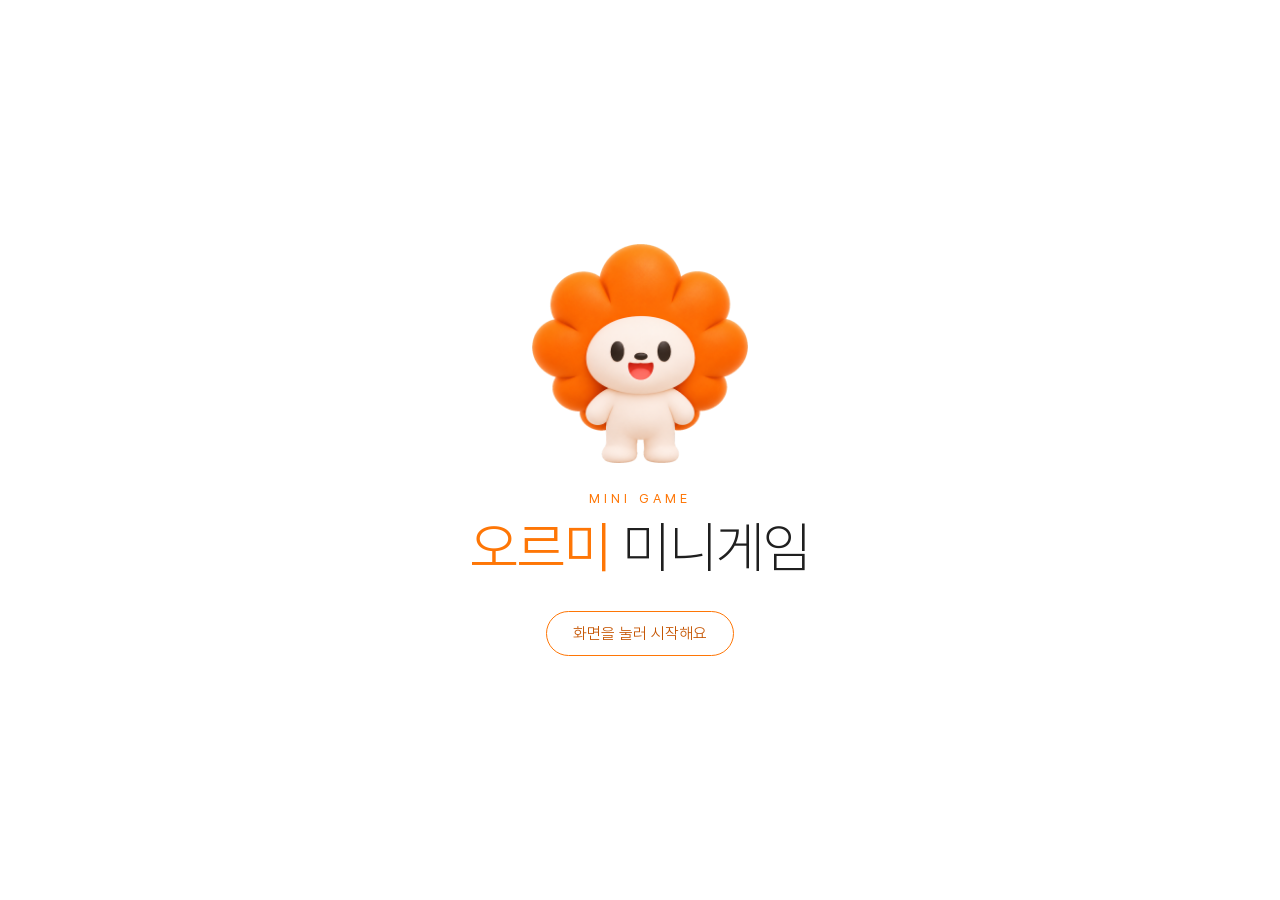
<file: index.html>
<!DOCTYPE html>
<html lang="ko">
<head>
<meta charset="utf-8">
<meta name="viewport" content="width=device-width, initial-scale=1, maximum-scale=1, user-scalable=no">
<title>오르미 미니게임</title>
<link rel="stylesheet" href="css/style.css">
</head>
<body>

<!-- 시작 페이지 -->
<section id="home" class="screen on">
  <div class="snd" aria-label="소리 설정">
    <button class="snd-btn" id="sndBgm" aria-pressed="true">
      <svg width="16" height="16" viewBox="0 0 24 24" fill="none" stroke="currentColor" stroke-width="1.6" stroke-linecap="round" stroke-linejoin="round" aria-hidden="true"><path d="M9 18V5l12-2v13"/><circle cx="6" cy="18" r="3"/><circle cx="18" cy="16" r="3"/></svg>배경음
    </button>
    <button class="snd-btn" id="sndSfx" aria-pressed="true">
      <svg width="16" height="16" viewBox="0 0 24 24" fill="none" stroke="currentColor" stroke-width="1.6" stroke-linecap="round" stroke-linejoin="round" aria-hidden="true"><path d="M11 5L6 9H2v6h4l5 4V5z"/><path d="M15.5 8.5a5 5 0 0 1 0 7"/><path d="M19 5a10 10 0 0 1 0 14"/></svg>효과음
    </button>
  </div>
 <div class="home-inner">
  <div class="home-head">
    <div class="eyebrow">MINI GAME</div>
    <h1 class="home-title"><b>오르미</b> 미니게임</h1>
    <p class="home-sub">오르미와 함께 게임을 즐겨보세요<br>게임을 이긴다면 보상이 있을지도...</p>
  </div>
  <div class="hero"><img src="images/oreumi-main.png" alt="오르미" draggable="false"></div>
  <div class="cards">
    <div class="card">
      <div class="card-top"><span class="card-no">01</span><h2 class="card-title">오르미 계단 던지기</h2></div>
      <p class="card-desc">오르미를 던져 침대가 놓인 목표 층에 안착시키세요.<br>목표 층에서 멀어질수록 일치율이 낮아져요.</p>
      <div class="gift"><i>승리 조건</i>3라운드 평균 일치율 70% 이상</div>
      <button class="btn btn-point" id="startBtn">시작하기</button>
    </div>
    <div class="card">
      <div class="card-top"><span class="card-no">02</span><h2 class="card-title">오르미 쓰다듬기</h2></div>
      <p class="card-desc">잠든 오르미를 30초 동안 최대한 많이 쓰다듬어 주세요.<br>너무 쓰다듬으면 깨버리니 조심해요.</p>
      <div class="gift"><i>승리 조건</i>깨우지 않고 30초 동안 70회 이상</div>
      <button class="btn btn-point" id="petStartBtn">시작하기</button>
    </div>
    <div class="card">
      <div class="card-top"><span class="card-no">03</span><h2 class="card-title">오르미 출근시키기</h2></div>
      <p class="card-desc">길 위에 놓인 침대의 유혹을 피해서 회사까지 무사히 출근해 주세요.</p>
      <div class="gift"><i>승리 조건</i>잠들지 않고 회사(500m)까지 도착하기</div>
      <button class="btn btn-point" id="cmStartBtn">시작하기</button>
    </div>
    <div class="card">
      <div class="card-top"><span class="card-no">04</span><h2 class="card-title">시크릿 오르미 찾기</h2></div>
      <p class="card-desc">오르미 친구들 사이에 숨은 시크릿 오르미를 시간 안에 찾아서 톡 눌러 주세요.</p>
      <div class="gift"><i>승리 조건</i>3라운드 모두 찾기</div>
      <button class="btn btn-point" id="fdStartBtn">시작하기</button>
    </div>
  </div>
 </div>
</section>

<!-- 계단 던지기 -->
<section id="game" class="screen">
  <header class="topbar">
    <button class="back" id="backBtn" aria-label="처음으로">
      <svg width="18" height="18" viewBox="0 0 24 24" fill="none" stroke="currentColor" stroke-width="1.5" stroke-linecap="round" stroke-linejoin="round"><path d="M15 18l-6-6 6-6"/></svg>
      <span>처음으로</span>
    </button>
    <div class="target"><small>목표</small><strong id="targetTxt">7층</strong></div>
    <div class="round"><span class="goal-chip">승리 조건 평균 70%</span>라운드 <b id="roundTxt">1</b> / 3</div>
  </header>
  <div class="stage" id="stage">
    <canvas id="cv"></canvas>
    <div class="hint" id="hint">오르미를 누른 채 뒤로 당겼다 놓아 던지세요</div>
    <div class="goal-pop" id="goalPop">골인!</div>

    <div class="result" id="resultCard">
      <span class="r-badge" id="rBadge">침대 골인</span>
      <div class="r-pct"><span id="rPct">0</span><em>%</em></div>
      <div class="r-label">일치율</div>
      <div class="r-floors">
        <div><small>목표 층</small><b id="rTarget">7층</b></div>
        <div><small>착지 층</small><b id="rLand">5층</b></div>
      </div>
      <button class="btn btn-point" id="nextBtn">다음 라운드</button>
    </div>

    <div class="result" id="finalCard">
      <span class="r-badge" id="fBadge">최종 결과</span>
      <div class="r-pct"><span id="fPct">0</span><em>%</em></div>
      <div class="r-label">평균 일치율</div>
      <div class="r-goal" id="fGoal"></div>
      <ul class="r-list" id="fList"></ul>
      <div class="r-actions">
        <button class="btn btn-point" id="againBtn">다시 하기</button>
        <button class="btn btn-line" id="homeBtn">처음으로</button>
      </div>
    </div>
  </div>
</section>

<!-- 쓰담쓰담 오르미 -->
<section id="pet" class="screen">
  <header class="topbar">
    <button class="back" id="petBack" aria-label="처음으로">
      <svg width="18" height="18" viewBox="0 0 24 24" fill="none" stroke="currentColor" stroke-width="1.5" stroke-linecap="round" stroke-linejoin="round"><path d="M15 18l-6-6 6-6"/></svg>
      <span>처음으로</span>
    </button>
    <div class="pill" id="petPill"><small>쓰다듬기</small><strong id="petCount">0</strong><span>회</span><em>/ 70</em></div>
    <div class="clock" id="clock"><b id="petTime">30.0</b> 초</div>
  </header>
  <div class="timebar"><i id="petBar"></i></div>
  <div class="pet-stage" id="petStage">
    <div class="pet-wrap" id="petWrap">
      <div class="pet-shadow"></div>
      <div class="pet-body" id="petBody">
        <img id="petSleep" src="images/judeong-sleep.png" alt="자고 있는 오르미" draggable="false">
        <img id="petAwake" src="images/oreumi-main.png" alt="깬 오르미" draggable="false">
        <div class="bubble" id="bubble"></div>
      </div>
      <div class="mark" id="mark">!?</div>
      <div class="talk" id="talk">으음…</div>
    </div>
    <div class="hint" id="petHint">오르미를 누른 채 문질러 쓰다듬어 주세요</div>

    <div class="result" id="petResult">
      <span class="r-badge" id="pBadge">성공</span>
      <div class="r-pct"><span id="pCount">0</span><em>회</em></div>
      <div class="r-label" id="pLabel">쓰다듬은 횟수</div>
      <div class="r-goal" id="pGoal"></div>
      <div class="r-floors">
        <div><small id="pLeftLabel">남은 시간</small><b id="pLeft">0초</b></div>
        <div><small>최고 기록</small><b id="pBest">0회</b></div>
      </div>
      <div class="r-actions" style="margin-top:0">
        <button class="btn btn-point" id="petAgain">다시 하기</button>
        <button class="btn btn-line" id="petHome">처음으로</button>
      </div>
    </div>
  </div>
</section>

<!-- 출근길 오르미 -->
<section id="commute" class="screen">
  <header class="topbar">
    <button class="back" id="cmBack" aria-label="처음으로">
      <svg width="18" height="18" viewBox="0 0 24 24" fill="none" stroke="currentColor" stroke-width="1.5" stroke-linecap="round" stroke-linejoin="round"><path d="M15 18l-6-6 6-6"/></svg>
      <span>처음으로</span>
    </button>
    <div class="pill" id="cmPill"><small>회사까지</small><strong id="cmLeft">500</strong><span>m</span></div>
    <div class="drowsy" id="cmDrowsy"><small>졸음</small><i></i><i></i><i></i></div>
  </header>
  <div class="timebar"><i id="cmBar" style="transform:scaleX(0)"></i></div>
  <div class="cm-stage" id="cmStage">
    <canvas id="cmCv"></canvas>

    <aside class="cm-side" id="cmLeftPanel">
      <div class="cm-panel">
        <b>조작 방법</b>
        <div class="cm-row"><span class="key">←</span><span class="key">→</span><em>키보드</em></div>
        <div class="cm-row"><span class="tap"><i></i><i></i></span><em>화면 왼쪽 · 오른쪽 터치</em></div>
        <div class="cm-legend">
          <div><i>피해요</i>침대 · 베개 · 이불 · 소파</div>
          <div class="cm-logo-row"><i>먹어요</i><img src="images/oreum-logo.png" alt="">오름 로고 (졸음 -1)</div>
        </div>
      </div>
      <div class="cm-panel cm-drowsy-card" id="cmDrowsyCard">
        <b>졸음</b>
        <div class="zz" id="cmZz"><i>Z</i><i>Z</i><i>Z</i></div>
        <p id="cmDrowsyTxt">3번 부딪히면 잠들어요</p>
      </div>
    </aside>
    <aside class="cm-side" id="cmRightPanel">
      <div class="cm-track">
        <div class="cm-end">
          <svg width="26" height="26" viewBox="0 0 24 24" fill="none" stroke="currentColor" stroke-width="1.5" stroke-linecap="round" stroke-linejoin="round" aria-hidden="true"><path d="M4 21V5a1 1 0 0 1 1-1h9a1 1 0 0 1 1 1v16"/><path d="M15 10h4a1 1 0 0 1 1 1v10"/><path d="M3 21h18"/><path d="M8 8h3M8 12h3M8 16h3"/></svg>
          회사 500m
        </div>
        <div class="cm-rail"><div class="cm-fill" id="cmFill"></div>
          <div class="cm-marker" id="cmMarker"><img src="images/oreumi-main.png" alt=""><span id="cmMarkerTxt">0m</span></div>
        </div>
        <div class="cm-end">집 0m</div>
      </div>
    </aside>

    <div class="cm-count" id="cmCount">3</div>
    <div class="cm-banner" id="cmBanner"></div>
    <div class="hint" id="cmHint">← → 키 또는 화면 왼쪽·오른쪽을 눌러 길을 바꿔요</div>

    <div class="result" id="cmResult">
      <span class="r-badge" id="cmBadge">출근 성공</span>
      <div class="r-pct" id="cmBig">0<em>초</em></div>
      <div class="r-label" id="cmLabel">회사까지 걸린 시간</div>
      <div class="r-goal" id="cmNote"></div>
      <div class="r-floors">
        <div><small id="cmL1">부딪힌 횟수</small><b id="cmV1">0번</b></div>
        <div><small id="cmL2">모은 오름</small><b id="cmV2">0개</b></div>
      </div>
      <div class="r-actions" style="margin-top:0">
        <button class="btn btn-point" id="cmAgain">다시 하기</button>
        <button class="btn btn-line" id="cmHome">처음으로</button>
      </div>
    </div>
  </div>
</section>

<!-- 시크릿 오르미 찾기 -->
<section id="find" class="screen">
  <header class="topbar fd-top">
    <button class="back" id="fdBack" aria-label="처음으로">
      <svg width="18" height="18" viewBox="0 0 24 24" fill="none" stroke="currentColor" stroke-width="1.5" stroke-linecap="round" stroke-linejoin="round"><path d="M15 18l-6-6 6-6"/></svg>
      <span>처음으로</span>
    </button>
    <div class="fd-mission">
      <span class="fd-sil"><img src="images/find/secret.png" alt="찾아야 할 오르미 실루엣"></span>
      <span class="fd-mtext"><small>MISSION</small><b>이 오르미를 찾아요</b></span>
    </div>
    <div class="fd-right">
      <div class="fd-round"><small>라운드</small><strong id="fdRound">1</strong><span>/ 3</span><div class="fd-dots" id="fdDots"></div></div>
      <div class="clock" id="fdClock"><b id="fdSec">20</b> 초</div>
    </div>
  </header>
  <div class="timebar"><i id="fdBar"></i></div>
  <div class="fd-stage" id="fdStage">
    <div class="fd-inner" id="fdInner"></div>
    <div class="fd-toast" id="fdToast"></div>
    <div class="fd-card" id="fdCard"><p class="rd"></p><p class="tt"></p><p class="ds"></p></div>

    <div class="result" id="fdResult">
      <span class="r-badge" id="fdBadge">결과</span>
      <div class="r-pct"><span id="fdCount">0</span><em>/ 3</em></div>
      <div class="r-label">찾은 시크릿 오르미</div>
      <div class="r-goal" id="fdNote"></div>
      <div class="r-floors">
        <div><small>찾는 데 걸린 시간</small><b id="fdTime">-</b></div>
        <div><small>최고 기록</small><b id="fdBest">-</b></div>
      </div>
      <div class="r-actions" style="margin-top:0">
        <button class="btn btn-point" id="fdAgain">다시 하기</button>
        <button class="btn btn-line" id="fdHome">처음으로</button>
      </div>
    </div>
  </div>
</section>

<!-- 첫 진입 화면: 브라우저는 한 번 눌러야 소리를 허락하므로, 누르는 순간 배경음이 시작됨 -->
<div class="splash" id="splash" role="button" tabindex="0" aria-label="화면을 눌러 시작하기">
  <img src="images/oreumi-main.png" alt="">
  <p class="splash-eyebrow">MINI GAME</p>
  <h1 class="splash-title"><b>오르미</b> 미니게임</h1>
  <p class="splash-tap">화면을 눌러 시작해요</p>
</div>

<!-- 게임 방법 모달 -->
<div class="howto" id="howto" role="dialog" aria-modal="true" aria-labelledby="howtoTitle">
  <div class="howto-card">
    <div class="howto-media">
      <div class="howto-video">
        <video id="howtoVideo" muted loop playsinline autoplay preload="auto" disablepictureinpicture aria-label="플레이 영상"></video>
        <img class="howto-sil" id="howtoSil" alt="찾아야 할 오르미 실루엣" hidden>
        <span class="howto-vtag" id="howtoVtag"><svg width="10" height="10" viewBox="0 0 10 10" aria-hidden="true"><path d="M2 1.2v7.6L8.6 5z" fill="#FE7606"/></svg>플레이 영상</span>
        <span class="howto-mtag" id="howtoMtag" hidden><small>MISSION</small>이 실루엣의 오르미를 찾아요</span>
      </div>
    </div>
    <div class="howto-body">
      <span class="r-badge">게임 방법</span>
      <h2 class="howto-title"><span class="card-no" id="howtoNo">01</span><span id="howtoTitle">게임</span></h2>
      <div class="howto-mission">
        <img class="howto-img" id="howtoImg" alt="찾아야 할 오르미" hidden>
        <p class="howto-note" id="howtoNote" hidden></p>
      </div>
      <ol class="how howto-steps" id="howtoSteps"></ol>
      <div class="gift"><i>승리 조건</i><span id="howtoWin"></span></div>
      <div class="howto-actions">
        <button class="btn btn-point" id="howtoGo">시작하기</button>
        <button class="howto-exit" id="howtoExit">처음으로</button>
      </div>
    </div>
  </div>
</div>

<script src="js/sound.js"></script>
<script src="js/howto.js"></script>
<script src="js/stairs.js"></script>
<script src="js/pet.js"></script>
<script src="js/commute.js"></script>
<script src="js/find.js"></script>
</body>
</html>
</file>
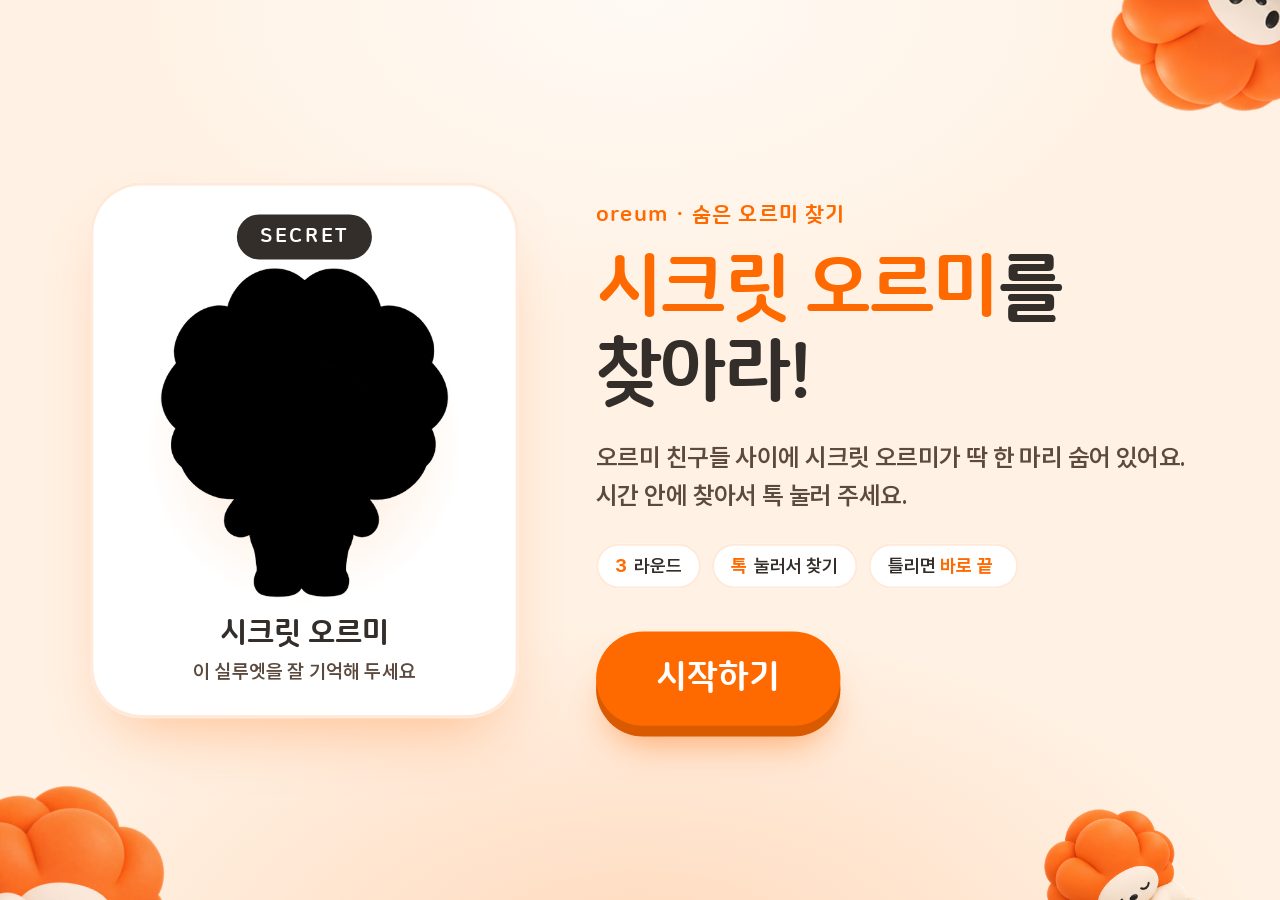
<file: find/index.html>
<!DOCTYPE html>
<html lang="ko">
<head>
<meta charset="utf-8">
<meta name="viewport" content="width=device-width, initial-scale=1, maximum-scale=1, user-scalable=no, viewport-fit=cover">
<meta name="apple-mobile-web-app-capable" content="yes">
<meta name="mobile-web-app-capable" content="yes">
<meta name="apple-mobile-web-app-status-bar-style" content="default">
<meta name="apple-mobile-web-app-title" content="시크릿 오르미">
<meta name="theme-color" content="#FFF1E3">
<title>시크릿 오르미를 찾아라</title>
<link rel="apple-touch-icon" href="assets/secret.png">
<link rel="preload" as="image" href="assets/secret.png">
<style>
@font-face { font-family: "NanumSquareRound"; font-weight: 700; font-display: swap; src: url("fonts/NanumSquareRoundB.woff2") format("woff2"); }
@font-face { font-family: "NanumSquareRound"; font-weight: 800 900; font-display: swap; src: url("fonts/NanumSquareRoundEB.woff2") format("woff2"); }
@font-face { font-family: "Pretendard"; font-weight: 600; font-display: swap; src: url("fonts/Pretendard-SemiBold.woff2") format("woff2"); }
@font-face { font-family: "Pretendard"; font-weight: 700; font-display: swap; src: url("fonts/Pretendard-Bold.woff2") format("woff2"); }

:root {
  --orange: #FF6A00;
  --orange-soft: #FF964C;
  --peach: #FFE9D9;
  --cream: #FFF1E3;
  --ink: #332E2A;
  --ink-soft: #5C4A3E;
  --font-round: "NanumSquareRound", "Pretendard", "Apple SD Gothic Neo", sans-serif;
  --font-kr: "Pretendard", "Apple SD Gothic Neo", "Noto Sans KR", sans-serif;
}
* { box-sizing: border-box; margin: 0; padding: 0; }
html, body {
  position: fixed; inset: 0; overflow: hidden;
  background: var(--cream);
  overscroll-behavior: none;
  touch-action: none;
  -webkit-user-select: none; user-select: none;
  -webkit-touch-callout: none;
  -webkit-tap-highlight-color: transparent;
}
body { font-family: var(--font-kr); color: var(--ink); font-weight: 600; }
img { -webkit-user-drag: none; pointer-events: none; display: block; }
button { font: inherit; color: inherit; border: 0; background: none; cursor: pointer; touch-action: manipulation; }

/* 무대: 아이패드 11인치 가로(1194×834)를 기준 좌표로 쓰고, 창 크기에 맞춰 통째로 확대·축소한다 */
#stage {
  position: absolute; left: 0; top: 0;
  width: 1194px; height: 834px;
  transform-origin: 0 0;
  overflow: hidden;
  background:
    radial-gradient(ellipse 70% 55% at 50% 108%, #FFD9BC 0%, rgba(255, 217, 188, 0) 70%),
    radial-gradient(ellipse 60% 50% at 50% 0%, #FFFAF4 0%, rgba(255, 250, 244, 0) 75%),
    var(--cream);
}
.screen { position: absolute; inset: 0; display: none; }
.screen.on { display: block; }

/* ---------- 시작 화면 ---------- */
#start { display: none; align-items: center; justify-content: center; gap: 72px; padding: 0 84px; }
#start.on { display: flex; }
.wanted {
  position: relative; flex: 0 0 400px; height: 500px;
  border-radius: 48px; background: #fff;
  box-shadow: 0 30px 60px -24px rgba(255, 106, 0, .38), 0 0 0 3px var(--peach) inset;
  display: flex; flex-direction: column; align-items: center; justify-content: flex-end;
  padding-bottom: 34px;
}
.wanted::before {
  content: ""; position: absolute; left: 50%; top: 96px; width: 300px; height: 300px;
  margin-left: -150px; border-radius: 50%;
  background: radial-gradient(circle, #FFE3CC 0%, rgba(255, 227, 204, 0) 70%);
}
.wanted .tag {
  position: absolute; top: 30px; left: 50%; transform: translateX(-50%);
  white-space: nowrap; padding: 10px 22px; border-radius: 99px;
  background: var(--ink); color: #fff;
  font-family: var(--font-round); font-weight: 800; font-size: 19px; letter-spacing: .08em;
}
.wanted img { position: relative; width: 268px; animation: bob 2.6s ease-in-out infinite; filter: brightness(0); }
.wanted .name { position: relative; margin-top: 18px; font-family: var(--font-round); font-weight: 800; font-size: 28px; }
.wanted .clue { position: relative; margin-top: 8px; font-size: 18px; color: var(--ink-soft); }
.intro { flex: 1 1 auto; max-width: 560px; }
.intro .eyebrow { font-family: var(--font-round); font-weight: 800; font-size: 20px; color: var(--orange); letter-spacing: .04em; }
.intro h1 { margin-top: 14px; font-family: var(--font-round); font-weight: 800; font-size: 68px; line-height: 1.16; letter-spacing: -.03em; }
.intro h1 em { font-style: normal; color: var(--orange); }
.intro p { margin-top: 22px; font-size: 23px; line-height: 1.55; color: var(--ink-soft); word-break: keep-all; }
.steps { margin-top: 26px; display: flex; gap: 10px; list-style: none; }
.steps li { padding: 11px 18px; border-radius: 99px; background: #fff; box-shadow: 0 0 0 2px var(--peach) inset; font-size: 17px; white-space: nowrap; }
.steps b { color: var(--orange); font-weight: 700; margin-right: 6px; }
.btn {
  display: inline-flex; align-items: center; justify-content: center;
  height: 88px; padding: 0 56px; border-radius: 99px;
  background: var(--orange); color: #fff;
  font-family: var(--font-round); font-weight: 800; font-size: 32px;
  box-shadow: 0 10px 0 #D95A00, 0 26px 34px -12px rgba(255, 106, 0, .55);
  transition: transform .08s, box-shadow .08s;
}
.btn:active { transform: translateY(8px); box-shadow: 0 2px 0 #D95A00, 0 10px 18px -10px rgba(255, 106, 0, .55); }
.intro .btn { margin-top: 40px; animation: nudge 1.8s ease-in-out infinite; }
.intro .btn:active { animation: none; }
.peek { position: absolute; opacity: .95; }
.peek.a { width: 210px; left: -46px; bottom: -34px; transform: rotate(14deg); }
.peek.b { width: 190px; right: -30px; top: -40px; transform: rotate(-160deg); }
.peek.c { width: 150px; right: 70px; bottom: -22px; }

/* ---------- 게임 화면 ---------- */
#hud {
  position: absolute; left: 0; right: 0; top: 0; height: 96px; z-index: 5000;
  display: flex; align-items: center; gap: 18px; padding: 0 28px;
  background: linear-gradient(#FFF6EC 62%, rgba(255, 246, 236, 0));
  pointer-events: none;
}
.pill {
  height: 52px; padding: 0 22px; border-radius: 99px; background: #fff;
  box-shadow: 0 0 0 2px var(--peach) inset;
  display: flex; align-items: center; gap: 10px;
  font-family: var(--font-round); font-weight: 800; font-size: 20px; white-space: nowrap;
}
.pill small { font-size: 15px; color: var(--orange); letter-spacing: .08em; }
.dots { display: flex; gap: 6px; }
.dots i { width: 12px; height: 12px; border-radius: 50%; background: var(--peach); }
.dots i.now { background: var(--orange); }
.dots i.ok { background: var(--ink); }
.dots i.miss { background: #D9CDC3; }
.mission { flex: 1; display: flex; align-items: center; justify-content: center; gap: 12px; font-family: var(--font-round); font-weight: 800; font-size: 24px; }
.mission img { width: 54px; height: 62px; object-fit: contain; }
.mission em { font-style: normal; color: var(--orange); }
.timer { min-width: 132px; justify-content: center; font-variant-numeric: tabular-nums; }
.timer b { font-size: 26px; }
.timer.low { background: var(--orange); color: #fff; box-shadow: none; animation: beat .5s ease-in-out infinite; }
.timer.low small { color: #fff; }
#home { pointer-events: auto; width: 52px; height: 52px; border-radius: 50%; background: #fff; box-shadow: 0 0 0 2px var(--peach) inset; display: grid; place-items: center; }
#home svg { width: 24px; height: 24px; }
#bar { position: absolute; left: 28px; right: 28px; top: 84px; height: 8px; border-radius: 99px; background: var(--peach); overflow: hidden; z-index: 5001; }
#bar i { display: block; height: 100%; width: 100%; border-radius: 99px; background: var(--orange); transform-origin: 0 50%; }

#field { position: absolute; inset: 0; }
.sp { position: absolute; will-change: transform; }
.sp::before {
  content: ""; position: absolute; left: 12%; right: 12%; bottom: -5%; height: 16%;
  border-radius: 50%; background: radial-gradient(ellipse, rgba(170, 84, 20, .26) 0%, rgba(170, 84, 20, 0) 70%);
}
.sp .fl { position: absolute; inset: 0; }
.sp.flip .fl { transform: scaleX(-1); }
.sp img { width: 100%; height: 100%; animation: bob var(--dur, 2.8s) ease-in-out var(--delay, 0s) infinite; }
.sp.pop { animation: pop .5s cubic-bezier(.3, 1.5, .5, 1) var(--in, 0s) backwards; }
.sp.no { animation: shake .42s ease-in-out; }
#field.done .sp { transition: opacity .4s, filter .4s; opacity: .22; filter: grayscale(.5); }
#field.done .sp img { animation-play-state: paused; }
#field.done .sp.target { opacity: 1; filter: none; z-index: 4000 !important; transition: transform .6s cubic-bezier(.3, 1.5, .5, 1); transform: scale(1.5); }
#field.done .sp.target img { animation: bob .7s ease-in-out infinite; }
.ring {
  position: absolute; z-index: 3999; border-radius: 50%; pointer-events: none;
  background: radial-gradient(circle, rgba(255, 255, 255, .95) 0%, rgba(255, 233, 217, .9) 45%, rgba(255, 233, 217, 0) 70%);
  animation: ring 1.6s ease-out infinite;
}
.bit { position: absolute; z-index: 4500; width: 14px; height: 14px; border-radius: 4px; pointer-events: none; animation: burst .9s cubic-bezier(.1, .7, .3, 1) forwards; }
.float { position: absolute; z-index: 4600; pointer-events: none; transform: translate(-50%, -100%); padding: 8px 16px; border-radius: 99px; background: var(--ink); color: #fff; font-family: var(--font-round); font-weight: 800; font-size: 20px; white-space: nowrap; animation: rise .9s ease-out forwards; }

#toast {
  position: absolute; left: 50%; bottom: 44px; z-index: 5100; transform: translateX(-50%) translateY(30px);
  padding: 20px 40px; border-radius: 99px; background: var(--ink); color: #fff;
  font-family: var(--font-round); font-weight: 800; font-size: 30px; white-space: nowrap;
  opacity: 0; transition: opacity .3s, transform .4s cubic-bezier(.3, 1.5, .5, 1); pointer-events: none;
}
#toast.on { opacity: 1; transform: translateX(-50%); }
#toast em { font-style: normal; color: var(--orange-soft); }

#card { position: absolute; inset: 0; z-index: 5200; display: none; align-items: center; justify-content: center; flex-direction: column; background: rgba(255, 241, 227, .92); }
#card.on { display: flex; animation: fade .25s ease-out; }
#card .rd { font-family: var(--font-round); font-weight: 800; font-size: 26px; color: var(--orange); letter-spacing: .14em; }
#card .tt { margin-top: 12px; font-family: var(--font-round); font-weight: 800; font-size: 60px; letter-spacing: -.02em; animation: pop .5s cubic-bezier(.3, 1.5, .5, 1) backwards; }
#card .ds { margin-top: 14px; font-size: 24px; color: var(--ink-soft); }

/* ---------- 결과 화면 ---------- */
#result { display: none; flex-direction: column; align-items: center; justify-content: center; text-align: center; }
#result.on { display: flex; }
#result .hero { width: 220px; animation: bob 2.2s ease-in-out infinite; }
#result h2 { margin-top: 20px; font-family: var(--font-round); font-weight: 800; font-size: 58px; letter-spacing: -.03em; }
#result h2 em { font-style: normal; color: var(--orange); }
#result .sub { margin-top: 12px; font-size: 24px; color: var(--ink-soft); }
.stats { margin-top: 30px; display: flex; gap: 16px; }
.stat { min-width: 210px; padding: 20px 28px; border-radius: 28px; background: #fff; box-shadow: 0 0 0 2px var(--peach) inset; }
.stat span { display: block; font-size: 17px; color: var(--ink-soft); }
.stat b { display: block; margin-top: 4px; font-family: var(--font-round); font-weight: 800; font-size: 40px; font-variant-numeric: tabular-nums; }
.stat b small { font-size: 22px; margin-left: 2px; }
#result .btn { margin-top: 38px; }
#result .auto { margin-top: 24px; font-size: 17px; color: #A8998D; font-variant-numeric: tabular-nums; }

#rotate { position: fixed; inset: 0; z-index: 9999; display: none; align-items: center; justify-content: center; flex-direction: column; gap: 18px; background: var(--cream); font-family: var(--font-round); font-weight: 800; font-size: 22px; text-align: center; }
#rotate img { width: 150px; }
@media (orientation: portrait) { #rotate { display: flex; } }

@keyframes bob { 0%, 100% { transform: translateY(0); } 50% { transform: translateY(-5px); } }
@keyframes pop { from { transform: scale(0); } }
@keyframes shake { 0%, 100% { transform: translateX(0); } 20% { transform: translateX(-9px) rotate(-4deg); } 40% { transform: translateX(8px) rotate(4deg); } 60% { transform: translateX(-6px) rotate(-2deg); } 80% { transform: translateX(4px); } }
@keyframes nudge { 0%, 100% { transform: scale(1); } 50% { transform: scale(1.04); } }
@keyframes beat { 0%, 100% { transform: scale(1); } 50% { transform: scale(1.06); } }
@keyframes ring { 0% { transform: scale(.7); opacity: 1; } 100% { transform: scale(1.25); opacity: .55; } }
@keyframes burst { to { transform: translate(var(--dx), var(--dy)) rotate(var(--rot)); opacity: 0; } }
@keyframes rise { 0% { opacity: 0; margin-top: 10px; } 20% { opacity: 1; margin-top: 0; } 100% { opacity: 0; margin-top: -40px; } }
@keyframes fade { from { opacity: 0; } }
@media (prefers-reduced-motion: reduce) { .sp img, .wanted img, #result .hero, .intro .btn { animation: none; } }
</style>
</head>
<body>

<div id="stage">

  <section class="screen on" id="start">
    <img class="peek a" src="assets/oreumi-6.png" alt="">
    <img class="peek b" src="assets/oreumi-7.png" alt="">
    <img class="peek c" src="assets/oreumi-5.png" alt="">
    <div class="wanted">
      <span class="tag">SECRET</span>
      <img src="assets/secret.png" alt="시크릿 오르미 실루엣">
      <p class="name">시크릿 오르미</p>
      <p class="clue">이 실루엣을 잘 기억해 두세요</p>
    </div>
    <div class="intro">
      <p class="eyebrow">oreum · 숨은 오르미 찾기</p>
      <h1><em>시크릿 오르미</em>를<br>찾아라!</h1>
      <p>오르미 친구들 사이에 시크릿 오르미가 딱 한 마리 숨어 있어요. 시간 안에 찾아서 톡 눌러 주세요.</p>
      <ul class="steps">
        <li><b>3</b>라운드</li>
        <li><b>톡</b>눌러서 찾기</li>
        <li>틀리면 <b>바로 끝</b></li>
      </ul>
      <button class="btn" id="btnStart">시작하기</button>
    </div>
  </section>

  <section class="screen" id="game">
    <div id="field"></div>
    <div id="hud">
      <div class="pill"><small>ROUND</small><span id="roundNo">1</span><div class="dots" id="dots"></div></div>
      <div class="mission"><img src="assets/secret.png" alt=""><span><em>시크릿 오르미</em>를 찾아 주세요</span></div>
      <div class="pill timer" id="timer"><small>남은 시간</small><b id="sec">20</b></div>
      <button id="home" aria-label="처음으로"><svg viewBox="0 0 24 24" fill="none" stroke="#332E2A" stroke-width="2.4" stroke-linecap="round" stroke-linejoin="round"><path d="M4 11l8-7 8 7"/><path d="M6 10v9h12v-9"/></svg></button>
    </div>
    <div id="bar"><i></i></div>
    <div id="toast"></div>
    <div id="card"><p class="rd"></p><p class="tt"></p><p class="ds"></p></div>
  </section>

  <section class="screen" id="result">
    <img class="hero" id="resHero" src="assets/oreumi-4.png" alt="">
    <h2 id="resTitle"></h2>
    <p class="sub" id="resSub"></p>
    <div class="stats">
      <div class="stat"><span>찾은 시크릿 오르미</span><b id="resFound"></b></div>
      <div class="stat"><span>찾는 데 걸린 시간</span><b id="resTime"></b></div>
    </div>
    <button class="btn" id="btnAgain">다시 하기</button>
    <p class="auto" id="resAuto"></p>
  </section>

</div>

<div id="rotate"><img src="assets/oreumi-8.png" alt=""><p>아이패드를 가로로 돌려 주세요</p></div>

<script>
(function () {
  'use strict';

  // 캐릭터별 크기와 32×32 불투명 마스크(행마다 16진수 8자리). k는 갈기 크기를 서로 맞추기 위한 너비 보정값.
  var ART = {
    'oreumi-1': { w: 255, h: 262, k: 1.00, mask: '[base64]' },
    'oreumi-2': { w: 270, h: 270, k: 1.00, mask: '[base64]' },
    'oreumi-3': { w: 208, h: 221, k: 0.98, mask: '[base64]' },
    'oreumi-4': { w: 455, h: 520, k: 1.04, mask: '[base64]' },
    'oreumi-5': { w: 520, h: 370, k: 1.25, mask: '[base64]' },
    'oreumi-6': { w: 520, h: 348, k: 1.14, mask: '[base64]' },
    'oreumi-7': { w: 262, h: 205, k: 1.10, mask: '[base64]' },
    'oreumi-8': { w: 294, h: 209, k: 1.25, mask: '[base64]' },
    'secret':   { w: 455, h: 520, k: 1.00, mask: '[base64]' }
  };
  var NORMAL = Object.keys(ART).filter(function (n) { return n !== 'secret'; });
  Object.keys(ART).forEach(function (n) {
    var a = ART[n], rows = [];
    for (var i = 0; i < 32; i++) rows.push(parseInt(a.mask.substr(i * 8, 8), 16));
    a.rows = rows;
    new Image().src = 'assets/' + n + '.png';
  });

  // 라운드 구성: 뒤로 갈수록 오르미가 많아지고 작아진다. t는 제한 시간(초).
  var ROUNDS = [
    { cols: 6,  rows: 3, base: 176, t: 20, title: '몸풀기',       desc: '오르미 18마리 사이에 숨었어요' },
    { cols: 9,  rows: 4, base: 146, t: 10, title: '조금 더 북적', desc: '오르미 36마리 사이에 숨었어요' },
    { cols: 11, rows: 5, base: 122, t: 5,  title: '마지막 도전',  desc: '오르미 55마리 사이에 숨었어요' }
  ];
  // LOW_AT: 남은 시간이 이만큼 이하면 타이머가 주황색으로 뛰고 초마다 째깍 소리가 난다.
  var LOW_AT = 3, HUD_H = 100, IDLE_RESET = 30;

  var $ = function (id) { return document.getElementById(id); };
  var stage = $('stage'), field = $('field'), toast = $('toast'), card = $('card');
  var W = 1194, H = 834, scale = 1;
  var state = 'start', round = 0, sprites = [], target = null;
  var deadline = 0, total = 0, startedAt = 0, raf = 0, results = [], timers = [], autoTimer = 0;

  // 가로 1194를 기준으로 화면을 꽉 채운다. 사파리 주소창 등으로 세로가 줄면 무대 높이(H)만 줄어든다.
  function fit() {
    var vw = window.innerWidth, vh = window.innerHeight;
    W = 1194; scale = vw / W; H = vh / scale;
    if (H < 700) { H = 700; scale = vh / H; W = vw / scale; }
    stage.style.width = W + 'px';
    stage.style.height = H + 'px';
    stage.style.transform = 'scale(' + scale + ')';
    sprites.forEach(place);
  }
  // 캐릭터 위치는 무대 비율(u, v)로 기억해 두었다가, 창 크기가 바뀌면 같은 비율로 다시 놓는다.
  function place(s) {
    var fy = HUD_H + s.v * (H - 26 - HUD_H);
    var cx = Math.max(s.w / 2 + 6, Math.min(W - s.w / 2 - 6, s.u * W));
    fy = Math.max(HUD_H - 6 + s.h, Math.min(H - 12, fy));
    s.x = cx - s.w / 2; s.y = fy - s.h;
    s.el.style.left = s.x.toFixed(1) + 'px';
    s.el.style.top = s.y.toFixed(1) + 'px';
  }
  window.addEventListener('resize', fit);
  window.addEventListener('orientationchange', function () { setTimeout(fit, 200); });
  fit();

  function later(fn, ms) { var id = setTimeout(fn, ms); timers.push(id); return id; }
  function clearTimers() { timers.forEach(clearTimeout); timers = []; cancelAnimationFrame(raf); clearInterval(autoTimer); }
  function rand(a, b) { return a + Math.random() * (b - a); }
  function shuffle(arr) {
    for (var i = arr.length - 1; i > 0; i--) { var j = Math.floor(Math.random() * (i + 1)); var t = arr[i]; arr[i] = arr[j]; arr[j] = t; }
    return arr;
  }
  function show(id) {
    ['start', 'game', 'result'].forEach(function (s) { $(s).classList.toggle('on', s === id); });
  }

  // ---------- 효과음 (첫 터치 때 오디오가 열린다) ----------
  var actx = null;
  function tone(freq, at, dur, type, vol) {
    if (!actx) return;
    var o = actx.createOscillator(), g = actx.createGain(), t = actx.currentTime + at;
    o.type = type || 'sine'; o.frequency.setValueAtTime(freq, t);
    g.gain.setValueAtTime(0, t);
    g.gain.linearRampToValueAtTime(vol || 0.16, t + 0.015);
    g.gain.exponentialRampToValueAtTime(0.001, t + dur);
    o.connect(g); g.connect(actx.destination); o.start(t); o.stop(t + dur + 0.02);
  }
  function unlockAudio() {
    try {
      if (!actx) { var AC = window.AudioContext || window.webkitAudioContext; if (AC) actx = new AC(); }
      if (actx && actx.state === 'suspended') actx.resume();
    } catch (e) { actx = null; }
  }
  var sfx = {
    tap:  function () { tone(520, 0, 0.09, 'triangle'); },
    no:   function () { tone(220, 0, 0.14, 'square', 0.07); tone(170, 0.1, 0.18, 'square', 0.07); },
    yes:  function () { [523, 659, 784, 1047].forEach(function (f, i) { tone(f, i * 0.09, 0.26, 'triangle'); }); },
    miss: function () { tone(392, 0, 0.22, 'sine'); tone(294, 0.2, 0.4, 'sine'); },
    tick: function () { tone(880, 0, 0.06, 'sine', 0.08); }
  };

  // ---------- 라운드 ----------
  function startGame() {
    clearTimers();
    results = []; round = 0;
    show('game');
    introRound();
  }

  function introRound() {
    var cfg = ROUNDS[round];
    state = 'intro';
    field.innerHTML = ''; sprites = []; field.classList.remove('done');
    toast.classList.remove('on');
    $('roundNo').textContent = (round + 1) + ' / ' + ROUNDS.length;
    $('dots').innerHTML = ROUNDS.map(function (_, i) {
      var c = i < round ? (results[i].found ? 'ok' : 'miss') : (i === round ? 'now' : '');
      return '<i class="' + c + '"></i>';
    }).join('');
    setClock(cfg.t, cfg.t);
    card.querySelector('.rd').textContent = 'ROUND ' + (round + 1);
    card.querySelector('.tt').textContent = cfg.title;
    card.querySelector('.ds').textContent = cfg.desc;
    card.classList.add('on');
    later(function () {
      card.classList.remove('on');
      build(cfg);
      later(function () {
        state = 'play';
        total = cfg.t * 1000; startedAt = performance.now(); deadline = startedAt + total;
        lastTick = -1;
        raf = requestAnimationFrame(loop);
      }, 650);
    }, 1500);
  }

  // 벽돌처럼 엇갈린 격자에 흩뿌리고, 발 위치(y)가 아래일수록 앞에 오도록 겹친다.
  function build(cfg) {
    sprites = []; target = null;
    var n = cfg.cols * cfg.rows, padX = 34, top = HUD_H, bottom = H - 26;
    var cellW = (W - padX * 2) / cfg.cols, cellH = (bottom - top) / cfg.rows;
    var secretAt = Math.floor(Math.random() * n);
    var bag = [];
    while (bag.length < n) bag = bag.concat(shuffle(NORMAL.slice()));
    var frag = document.createDocumentFragment();
    for (var r = 0; r < cfg.rows; r++) {
      for (var c = 0; c < cfg.cols; c++) {
        var i = r * cfg.cols + c, isSecret = i === secretAt;
        var name = isSecret ? 'secret' : bag[i], art = ART[name];
        var w = cfg.base * art.k * rand(0.93, 1.07), h = w * art.h / art.w;
        var cx = padX + (c + 0.5 + (r % 2 ? 0.22 : -0.22)) * cellW + rand(-0.16, 0.16) * cellW;
        var fy = top + (r + 1) * cellH - 4 + rand(-0.12, 0.12) * cellH;
        var s = { name: name, art: art, u: cx / W, v: (fy - top) / (bottom - top), w: w, h: h, z: Math.round(fy), flip: Math.random() < 0.5, secret: isSecret };
        var el = document.createElement('div');
        el.className = 'sp pop' + (s.flip ? ' flip' : '') + (isSecret ? ' target' : '');
        el.style.cssText = 'width:' + w.toFixed(1) + 'px;height:' + h.toFixed(1) + 'px;z-index:' + s.z +
          ';--in:' + rand(0, 0.3).toFixed(2) + 's;--delay:-' + rand(0, 3).toFixed(2) + 's;--dur:' + rand(2.4, 3.4).toFixed(2) + 's';
        el.innerHTML = '<div class="fl"><img src="assets/' + name + '.png" alt=""></div>';
        s.el = el; place(s); sprites.push(s); frag.appendChild(el);
        if (isSecret) target = s;
      }
    }
    field.appendChild(frag);
    sprites.sort(function (a, b) { return b.z - a.z; });
  }

  var lastTick = -1;
  function setClock(leftSec, totalSec) {
    var shown = Math.max(0, Math.ceil(leftSec));
    $('sec').textContent = shown;
    $('bar').firstElementChild.style.transform = 'scaleX(' + Math.max(0, leftSec / totalSec).toFixed(4) + ')';
    $('timer').classList.toggle('low', leftSec <= LOW_AT && leftSec > 0);
    return shown;
  }
  function loop(now) {
    if (state !== 'play') return;
    var left = (deadline - now) / 1000;
    var shown = setClock(left, total / 1000);
    if (left <= LOW_AT && shown !== lastTick && shown > 0) { lastTick = shown; sfx.tick(); }
    if (left <= 0) return finish(false);
    raf = requestAnimationFrame(loop);
  }

  // ---------- 터치 판정 ----------
  function opaque(s, px, py) {
    var u = (px - s.x) / s.w, v = (py - s.y) / s.h;
    if (u < 0 || u >= 1 || v < 0 || v >= 1) return false;
    if (s.flip) u = 1 - u;
    return ((s.art.rows[Math.floor(v * 32)] >>> (31 - Math.floor(u * 32))) & 1) === 1;
  }
  function pick(px, py) {
    for (var i = 0; i < sprites.length; i++) if (opaque(sprites[i], px, py)) return sprites[i];
    return null;
  }
  // 손가락이 살짝 빗나가도 잡히도록 주변 8곳을 한 번 더 본다.
  function pickNear(px, py) {
    var hit = pick(px, py);
    for (var a = 0; !hit && a < 8; a++) hit = pick(px + Math.cos(a * Math.PI / 4) * 14, py + Math.sin(a * Math.PI / 4) * 14);
    return hit;
  }

  field.addEventListener('pointerdown', function (e) {
    if (state !== 'play') return;
    var px = e.clientX / scale, py = e.clientY / scale;
    var hit = pickNear(px, py);
    if (!hit) return;
    if (hit.secret) return finish(true);
    // 오답이면 그 라운드는 바로 실패. 틀린 오르미가 흔들리는 걸 잠깐 보여 준 뒤 정답을 공개한다.
    state = 'reveal';
    cancelAnimationFrame(raf);
    sfx.no();
    hit.el.classList.remove('pop', 'no');
    void hit.el.offsetWidth;
    hit.el.classList.add('no');
    floatText(px, py - 20, '땡!');
    later(function () { finish(false, true); }, 500);
  });
  field.addEventListener('animationend', function (e) {
    if (e.target.classList.contains('sp')) e.target.classList.remove('pop', 'no');
  });

  function floatText(x, y, text) {
    var el = document.createElement('div');
    el.className = 'float'; el.textContent = text;
    el.style.left = x + 'px'; el.style.top = y + 'px';
    field.appendChild(el);
    later(function () { el.remove(); }, 950);
  }

  function finish(found, wrong) {
    state = 'reveal';
    cancelAnimationFrame(raf);
    var took = Math.min(total, performance.now() - startedAt) / 1000;
    results.push({ found: found, time: took });
    $('timer').classList.remove('low');
    target.el.classList.remove('pop', 'no');
    // 가장자리에서 커져도 잘리지 않게 확대 기준점을 화면 안쪽으로 둔다.
    var cx = target.x + target.w / 2, cy = target.y + target.h / 2;
    target.el.style.transformOrigin = (cx < 140 ? '0%' : cx > W - 140 ? '100%' : '50%') + ' ' + (cy < HUD_H + 120 ? '0%' : cy > H - 130 ? '100%' : '50%');
    field.classList.add('done');
    var d = Math.max(target.w, target.h) * 2.6, ring = document.createElement('div');
    ring.className = 'ring';
    ring.style.cssText = 'left:' + (cx - d / 2) + 'px;top:' + (cy - d / 2) + 'px;width:' + d + 'px;height:' + d + 'px';
    field.appendChild(ring);
    if (found) {
      sfx.yes(); confetti(cx, cy);
      toast.innerHTML = '찾았다! <em>' + took.toFixed(1) + '초</em>';
    } else {
      sfx.miss();
      toast.innerHTML = (wrong ? '앗, 아니에요!' : '시간 끝!') + ' <em>여기 숨어 있었어요</em>';
    }
    toast.classList.add('on');
    later(function () {
      round++;
      if (round < ROUNDS.length) introRound(); else showResult();
    }, found ? 2300 : 2900);
  }

  function confetti(cx, cy) {
    var colors = ['#FF6A00', '#FF964C', '#FFB27A', '#332E2A', '#FFFFFF', '#FFD23F'];
    for (var i = 0; i < 34; i++) {
      var el = document.createElement('div'), ang = rand(0, Math.PI * 2), dist = rand(120, 300);
      el.className = 'bit';
      el.style.cssText = 'left:' + cx + 'px;top:' + cy + 'px;background:' + colors[i % colors.length] +
        ';--dx:' + (Math.cos(ang) * dist).toFixed(0) + 'px;--dy:' + (Math.sin(ang) * dist - 60).toFixed(0) + 'px;--rot:' + rand(-540, 540).toFixed(0) + 'deg' +
        (i % 3 === 0 ? ';border-radius:50%' : '');
      field.appendChild(el);
      (function (node) { later(function () { node.remove(); }, 950); })(el);
    }
  }

  // ---------- 결과 ----------
  function showResult() {
    state = 'result';
    var found = results.filter(function (r) { return r.found; });
    var time = found.reduce(function (s, r) { return s + r.time; }, 0);
    var n = found.length, all = ROUNDS.length;
    var copy = n === all ? ['<em>시크릿 오르미</em>를 모두 찾았어요!', '눈썰미가 정말 대단해요. 오르미 탐정으로 임명합니다.', 'oreumi-4']
      : n > 0 ? ['<em>시크릿 오르미</em> ' + n + '마리 발견!', '아깝다! 한 번 더 하면 모두 찾을 수 있어요.', 'oreumi-1']
      : ['<em>시크릿 오르미</em>가 꼭꼭 숨었네요', '갈색 코를 기억하고 다시 도전해 보세요.', 'oreumi-5'];
    $('resTitle').innerHTML = copy[0];
    $('resSub').textContent = copy[1];
    $('resHero').src = 'assets/' + copy[2] + '.png';
    $('resFound').innerHTML = n + '<small> / ' + all + '</small>';
    $('resTime').innerHTML = n ? time.toFixed(1) + '<small>초</small>' : '-';
    show('result');
    if (n === all) sfx.yes();
    // 다음 관람객을 위해 잠시 뒤 시작 화면으로 돌아간다.
    var left = IDLE_RESET;
    $('resAuto').textContent = left + '초 뒤 처음 화면으로 돌아가요';
    autoTimer = setInterval(function () {
      left--;
      $('resAuto').textContent = left + '초 뒤 처음 화면으로 돌아가요';
      if (left <= 0) goStart();
    }, 1000);
  }

  function goStart() {
    clearTimers();
    state = 'start';
    card.classList.remove('on'); toast.classList.remove('on');
    field.innerHTML = ''; sprites = [];
    show('start');
  }

  $('btnStart').addEventListener('click', function () { unlockAudio(); sfx.tap(); startGame(); });
  $('btnAgain').addEventListener('click', function () { unlockAudio(); sfx.tap(); startGame(); });
  $('home').addEventListener('click', goStart);

  // 전시용: 확대·스크롤·길게 누르기 메뉴를 막는다.
  ['gesturestart', 'gesturechange', 'contextmenu', 'dragstart', 'selectstart'].forEach(function (t) {
    document.addEventListener(t, function (e) { e.preventDefault(); });
  });
  document.addEventListener('touchmove', function (e) { e.preventDefault(); }, { passive: false });
  var lastEnd = 0;
  document.addEventListener('touchend', function (e) {
    var now = Date.now();
    if (now - lastEnd < 320 && !e.target.closest('button')) e.preventDefault();
    lastEnd = now;
  }, { passive: false });
})();
</script>
</body>
</html>
</file>
<file: css/style.css>
/* 폰트: Pretendard (ExtraLight 200 / Light 300 / Regular 400) */
@font-face{font-family:'Pretendard';font-weight:200;font-style:normal;font-display:swap;src:url('../fonts/Pretendard-ExtraLight.woff2') format('woff2')}
@font-face{font-family:'Pretendard';font-weight:300;font-style:normal;font-display:swap;src:url('../fonts/Pretendard-Light.woff2') format('woff2')}
@font-face{font-family:'Pretendard';font-weight:400;font-style:normal;font-display:swap;src:url('../fonts/Pretendard-Regular.woff2') format('woff2')}
:root{
  --point:#FE7606;
  --point-soft:#FFF3EA;
  --ink:#1F1F1F;
  --sub:#8A8A8A;
  --line:#ECECEC;
  --bg:#FFFFFF;
}
*{box-sizing:border-box;margin:0;padding:0;-webkit-tap-highlight-color:transparent}
html,body{height:100%;background:var(--bg);color:var(--ink);
  font-family:'Pretendard',-apple-system,BlinkMacSystemFont,'Apple SD Gothic Neo',sans-serif;
  font-weight:300;overflow:hidden;word-break:keep-all;-webkit-user-select:none;user-select:none;-webkit-touch-callout:none}
button{font-family:inherit;font-weight:400;cursor:pointer;border:none;background:none;color:inherit}
.screen{position:fixed;inset:0;display:none}
.screen.on{display:flex}

/* ---------- 시작 페이지 ---------- */
#home{overflow-y:auto;-webkit-overflow-scrolling:touch}
.home-inner{margin:auto;display:flex;flex-direction:column;align-items:center;padding:36px 28px;gap:clamp(20px,3.6vh,36px);width:100%}
.cards{display:flex;flex-wrap:wrap;justify-content:center;gap:20px;width:100%;max-width:840px}
.card{display:flex;flex-direction:column}
.card .btn{margin-top:auto}
.home-head{text-align:center}
.eyebrow{font-size:13px;letter-spacing:.32em;color:var(--point);font-weight:400}
.home-title{font-size:clamp(36px,5.4vw,58px);font-weight:200;letter-spacing:-.02em;margin-top:10px}
.home-title b{font-weight:300;color:var(--point)}
.home-sub{margin-top:10px;color:var(--sub);font-size:16px}
.hero{width:clamp(130px,19vh,210px);aspect-ratio:887/900;position:relative}
.hero img{width:100%;height:100%;object-fit:contain;animation:bob 2.6s ease-in-out infinite}
.hero::after{content:"";position:absolute;left:18%;right:18%;bottom:-10px;height:12px;border-radius:50%;
  background:#F1F1F1;animation:shadow 2.6s ease-in-out infinite;z-index:-1}
@keyframes bob{0%,100%{transform:translateY(0)}50%{transform:translateY(-12px)}}
@keyframes shadow{0%,100%{transform:scaleX(1)}50%{transform:scaleX(.8)}}

.card{width:min(400px,100%);border:1px solid var(--line);border-radius:24px;padding:28px 28px 24px;background:#fff}
.card-top{display:flex;align-items:baseline;gap:12px}
.card-no{font-size:14px;color:var(--point);font-weight:400}
.card-title{font-size:24px;font-weight:300}
.card-desc{color:var(--sub);font-size:15px;margin-top:8px;line-height:1.6}
.how{list-style:none;margin:20px 0 22px;border-top:1px solid var(--line);padding-top:16px;display:grid;gap:10px}
.how li{display:flex;gap:12px;font-size:15px;line-height:1.5}
.how li span{flex:none;width:22px;height:22px;border-radius:50%;border:1px solid var(--point);color:var(--point);
  font-size:12px;display:grid;place-items:center;font-weight:400;margin-top:1px}
.btn{display:block;width:100%;height:54px;border-radius:999px;font-size:17px;transition:transform .12s, background .2s}
.btn:active{transform:scale(.98)}
.btn-point{background:var(--point);color:#fff}
.btn-point:hover{background:#F06E00}
.btn-line{border:1px solid var(--line);background:#fff}
.btn-line:hover{border-color:#D6D6D6}

/* ---------- 게임 ---------- */
#game{flex-direction:column}
.topbar{flex:none;height:76px;display:grid;grid-template-columns:1fr auto 1fr;align-items:center;padding:0 24px;position:relative;z-index:2}
.back{justify-self:start;font-size:15px;color:var(--sub);font-weight:300;padding:10px 4px;display:flex;align-items:center;gap:6px}
.back:hover{color:var(--ink)}
.target{display:flex;align-items:center;gap:12px;border:1px solid var(--point);border-radius:999px;padding:9px 22px 9px 18px;background:#fff}
.target small{font-size:13px;color:var(--point);font-weight:400;letter-spacing:.06em}
.target strong{font-size:24px;font-weight:300}
.round{justify-self:end;font-size:15px;color:var(--sub)}
.round b{color:var(--ink);font-weight:400}
.stage{flex:1;position:relative;min-height:0}
#cv{position:absolute;inset:0;width:100%;height:100%;touch-action:none;display:block}
.hint{position:absolute;left:50%;bottom:22px;transform:translateX(-50%);font-size:14px;color:var(--sub);
  background:rgba(255,255,255,.9);padding:8px 16px;border-radius:999px;border:1px solid var(--line);white-space:nowrap;transition:opacity .3s;pointer-events:none}
.hint.hide{opacity:0}

.result{position:absolute;left:50%;top:50%;transform:translate(-50%,-44%) scale(.96);opacity:0;pointer-events:none;
  width:min(360px,86vw);background:#fff;border:1px solid var(--line);border-radius:24px;padding:26px 26px 22px;text-align:center;
  box-shadow:0 18px 50px rgba(0,0,0,.06);transition:opacity .25s, transform .25s}
.result.on{opacity:1;pointer-events:auto;transform:translate(-50%,-50%) scale(1)}
.r-badge{display:inline-block;font-size:13px;color:var(--point);border:1px solid var(--point);border-radius:999px;padding:4px 12px;font-weight:400}
.r-badge.win{background:var(--point);color:#fff}
.r-goal{font-size:13px;color:var(--sub);margin-top:10px}
.goal-chip{font-size:13px;color:var(--point);margin-right:14px;font-weight:400}
.gift{display:flex;align-items:center;gap:8px;font-size:14px;color:var(--ink);margin:-6px 0 18px;padding-top:14px;border-top:1px solid var(--line)}
.gift i{font-style:normal;color:var(--point);font-weight:400}
.pill em{font-style:normal;font-size:14px;color:var(--sub);margin-left:2px}
.pill.reached{background:var(--point)}
.pill.reached small,.pill.reached strong,.pill.reached span,.pill.reached em{color:#fff}
.r-badge.miss{color:var(--sub);border-color:var(--line)}
.r-pct{font-size:72px;font-weight:200;letter-spacing:-.03em;line-height:1.1;margin-top:12px}
.r-pct em{font-style:normal;font-size:30px;margin-left:2px;color:var(--point)}
.r-label{font-size:13px;color:var(--sub);margin-top:2px}
.r-floors{display:grid;grid-template-columns:1fr 1fr;margin:20px 0 20px;border-top:1px solid var(--line);border-bottom:1px solid var(--line)}
.r-floors div{padding:14px 0}
.r-floors div+div{border-left:1px solid var(--line)}
.r-floors small{display:block;font-size:12px;color:var(--sub)}
.r-floors b{font-size:22px;font-weight:300}
.r-list{list-style:none;margin:18px 0 6px;border-top:1px solid var(--line)}
.r-list li{display:flex;justify-content:space-between;padding:12px 4px;border-bottom:1px solid var(--line);font-size:15px}
.r-list li span{color:var(--sub)}
.r-list li b{font-weight:300}
.r-list li .goal{color:var(--point);font-size:12px;margin-left:6px;font-weight:400}
.r-actions{display:grid;gap:10px;margin-top:18px}

.goal-pop{position:absolute;pointer-events:none;font-size:34px;font-weight:300;color:var(--point);
  transform:translate(-50%,-50%);opacity:0;white-space:nowrap}
.goal-pop.go{animation:pop 1.3s ease-out forwards}
@keyframes pop{0%{opacity:0;transform:translate(-50%,-30%) scale(.6)}20%{opacity:1;transform:translate(-50%,-80%) scale(1.08)}
  70%{opacity:1;transform:translate(-50%,-110%) scale(1)}100%{opacity:0;transform:translate(-50%,-140%) scale(1)}}


/* ---------- 쓰담쓰담 ---------- */
#pet{flex-direction:column}
.pill{display:flex;align-items:baseline;gap:8px;border:1px solid var(--point);border-radius:999px;padding:9px 22px;background:#fff}
.pill small{font-size:13px;color:var(--point);font-weight:400;letter-spacing:.04em}
.pill strong{font-size:24px;font-weight:300;min-width:1.4em;text-align:center;display:inline-block}
.pill strong.bump{animation:bump .18s ease-out}
@keyframes bump{50%{transform:scale(1.18);color:var(--point)}}
.pill span{font-size:15px}
.clock{justify-self:end;font-size:15px;color:var(--sub)}
.clock b{font-size:22px;font-weight:300;color:var(--ink);font-variant-numeric:tabular-nums;display:inline-block;min-width:2.6em;text-align:right}
.clock.low b{color:var(--point)}
.timebar{flex:none;height:3px;background:#F2F2F2;margin:0 24px;border-radius:3px;overflow:hidden}
.timebar i{display:block;height:100%;width:100%;background:var(--point);transform-origin:left center}
.pet-stage{flex:1;position:relative;min-height:0;touch-action:none;overflow:hidden}
.pet-stage::after{content:"";position:absolute;inset:0;pointer-events:none;box-shadow:inset 0 0 0 0 rgba(254,118,6,0);transition:box-shadow .3s}
.pet-stage.warn::after{animation:alertRing .5s ease-in-out infinite alternate}
@keyframes alertRing{from{box-shadow:inset 0 0 0 3px rgba(254,118,6,.18)}to{box-shadow:inset 0 0 0 10px rgba(254,118,6,.28)}}
.pet-wrap{position:absolute;left:50%;top:52%;transform:translate(-50%,-50%);
  width:min(620px,74vw,calc((100vh - 210px) * 1.15));aspect-ratio:900/639}
.pet-body{position:absolute;inset:0;transform-origin:50% 92%;will-change:transform}
.pet-body img{position:absolute;inset:0;width:100%;height:100%;object-fit:contain;pointer-events:none}
#petAwake{left:50%;bottom:0;top:auto;width:auto;height:100%;inset:auto auto 0 50%;transform:translateX(-50%);display:none}
.pet-wrap.awake #petSleep{display:none}
.pet-wrap.awake #petAwake{display:block;animation:jump .55s cubic-bezier(.2,.9,.3,1.2)}
@keyframes jump{0%{transform:translateX(-50%) translateY(10%) scale(.9,1.05)}45%{transform:translateX(-50%) translateY(-14%) scale(.96,1.04)}
  75%{transform:translateX(-50%) translateY(0) scale(1.06,.94)}100%{transform:translateX(-50%) translateY(0) scale(1)}}
.pet-shadow{position:absolute;left:14%;right:8%;bottom:-2%;height:7%;border-radius:50%;background:#F3F3F3;z-index:-1}
.bubble{position:absolute;left:58.5%;top:79.5%;width:8%;aspect-ratio:1;border-radius:50%;
  background:rgba(255,255,255,.55);border:1.5px solid #CFE3EE;transform:translate(0,-50%) scale(.6);transform-origin:0 50%;transition:opacity .2s}
.bubble::after{content:"";position:absolute;left:22%;top:20%;width:22%;height:22%;border-radius:50%;background:#fff}
.bubble.gone{opacity:0}
.bubble.pop{animation:bpop .25s ease-out forwards}
@keyframes bpop{0%{opacity:1}100%{opacity:0;transform:translate(0,-50%) scale(1.6)}}
.fx{position:absolute;pointer-events:none;white-space:nowrap}
.zzz{color:#BDBDBD;font-weight:300;animation:zzz 2.6s ease-out forwards}
@keyframes zzz{0%{opacity:0;transform:translate(0,0) scale(.6) rotate(-8deg)}15%{opacity:1}
  100%{opacity:0;transform:translate(60px,-120px) scale(1.15) rotate(8deg)}}
.poof{color:#9FC4D8;font-size:15px;animation:poof .7s ease-out forwards}
@keyframes poof{0%{opacity:0;transform:translate(-50%,0)}30%{opacity:1}100%{opacity:0;transform:translate(-50%,-26px)}}
.twitch{color:var(--sub);font-size:16px;animation:poof 1s ease-out forwards}
.heart{width:22px;height:22px;margin:-11px 0 0 -11px;animation:heart .9s ease-out forwards}
@keyframes heart{0%{opacity:0;transform:translate(0,0) scale(.4)}20%{opacity:1;transform:translate(0,-8px) scale(1.05)}
  100%{opacity:0;transform:translate(var(--dx),-70px) scale(.8)}}
.mark{position:absolute;left:66%;top:-4%;font-size:clamp(34px,5vw,54px);font-weight:300;color:var(--point);opacity:0;transform:translate(-50%,0) scale(.5);transition:opacity .2s, transform .2s}
.mark.on{opacity:1;transform:translate(-50%,0) scale(1);animation:markShake .35s ease-in-out infinite}
.mark.big{font-size:clamp(56px,8vw,88px);top:-26%;animation:none}
@keyframes markShake{0%,100%{rotate:-6deg}50%{rotate:6deg}}
.talk{position:absolute;left:12%;top:2%;font-size:16px;padding:8px 14px;border:1px solid var(--line);border-radius:16px;background:#fff;
  opacity:0;transform:translateY(6px);transition:opacity .2s, transform .2s;white-space:nowrap}
.talk.on{opacity:1;transform:translateY(0)}

@media (max-width:700px){
  .goal-chip{display:none}
  .pill{padding:7px 16px}.pill strong{font-size:20px}.timebar{margin:0 14px}
  .topbar{padding:0 14px;height:68px}
  .target{padding:7px 16px 7px 14px}.target strong{font-size:20px}
  .back span{display:none}
}

/* ---------- 03 출근길 오르미 ---------- */
#commute{flex-direction:column}
.drowsy{justify-self:end;display:flex;align-items:center;gap:8px}
.drowsy small{font-size:14px;color:#C55400;font-weight:400;margin-right:2px}
.drowsy i{width:20px;height:20px;border-radius:50%;border:1.5px solid #CFCFCF;box-sizing:border-box;transition:background .2s,border-color .2s}
.drowsy i.on{background:var(--point);border-color:var(--point)}
.cm-stage{flex:1;position:relative;min-height:0;touch-action:none;overflow:hidden;-webkit-user-select:none;user-select:none}
.cm-stage::after{content:"";position:absolute;inset:0;pointer-events:none}
.cm-stage.flash::after{animation:cmFlash .6s ease-out}
@keyframes cmFlash{0%{box-shadow:inset 0 0 0 10px rgba(254,118,6,.32)}100%{box-shadow:inset 0 0 0 0 rgba(254,118,6,0)}}
#cmCv{position:absolute;inset:0;width:100%;height:100%;display:block}
.cm-side{position:absolute;top:24px;width:230px;display:none}
.cm-stage.wide .cm-side{display:block}
.cm-panel{background:#fff;border:1px solid var(--line);border-radius:20px;padding:20px;display:grid;gap:14px}
.cm-panel b{font-size:14px;font-weight:400}
.cm-row{display:flex;align-items:center;gap:8px}
.cm-row em{font-style:normal;font-size:14px;color:var(--sub);margin-left:4px}
.key{width:34px;height:34px;border:1px solid #D9D9D9;border-radius:8px;display:grid;place-items:center;font-size:15px}
.tap{width:76px;height:34px;border:1px solid #D9D9D9;border-radius:8px;display:flex;overflow:hidden}
.tap i{flex:1}.tap i:first-child{background:#FFF4EB}.tap i+i{border-left:1px solid #D9D9D9}
.cm-legend{border-top:1px solid var(--line);padding-top:14px;display:grid;gap:8px;font-size:13px;line-height:1.5}
.cm-legend i{font-style:normal;color:#C55400;font-weight:400;margin-right:8px}
.cm-track{height:100%;display:flex;flex-direction:column;align-items:center;gap:34px}
#cmRightPanel{bottom:24px}
.cm-end{display:flex;flex-direction:column;align-items:center;gap:4px;font-size:13px;color:var(--sub)}
.cm-rail{flex:1;width:4px;border-radius:2px;background:#E6E6E6;position:relative}
.cm-fill{position:absolute;left:0;right:0;bottom:0;border-radius:2px;background:var(--point)}
.cm-marker{position:absolute;left:50%;transform:translate(-50%,-50%);width:44px;height:44px;border-radius:50%;background:#fff;border:2px solid var(--point);box-sizing:border-box;overflow:visible}
.cm-marker img{width:34px;display:block;margin:3px auto 0;border-radius:0 0 50% 50%;clip-path:circle(18px at 50% 46%)}
.cm-marker span{position:absolute;left:52px;top:50%;transform:translateY(-50%);font-size:13px;color:#C55400;font-weight:400;white-space:nowrap}
.cm-count{position:absolute;left:50%;top:42%;transform:translate(-50%,-50%) scale(.6);font-size:120px;font-weight:200;color:var(--point);opacity:0;pointer-events:none}
.cm-count.on{animation:cmCount 1s ease-out forwards}
@keyframes cmCount{0%{opacity:0;transform:translate(-50%,-50%) scale(.6)}25%{opacity:1;transform:translate(-50%,-50%) scale(1.05)}80%{opacity:1;transform:translate(-50%,-50%) scale(1)}100%{opacity:0;transform:translate(-50%,-50%) scale(1)}}
@media (max-width:700px){.drowsy small{display:none}}

#cmLeftPanel{display:none;flex-direction:column;gap:14px}
.cm-stage.wide #cmLeftPanel{display:flex}
#commute.wide .drowsy{visibility:hidden}
.cm-drowsy-card .zz{display:flex;gap:10px}
.cm-drowsy-card .zz i{font-style:normal;width:46px;height:46px;border-radius:50%;border:1.5px solid #D6D6D6;box-sizing:border-box;
  display:grid;place-items:center;font-size:20px;color:#C9C9C9;transition:background .2s,border-color .2s,color .2s}
.cm-drowsy-card .zz i.on{background:var(--point);border-color:var(--point);color:#fff}
.cm-drowsy-card p{margin:0;font-size:14px;color:var(--sub)}
.cm-drowsy-card.danger p{color:#C55400;font-weight:400}
.cm-drowsy-card.bump{animation:cardBump .45s ease-out}
@keyframes cardBump{0%{transform:scale(1)}30%{transform:scale(1.05);border-color:var(--point)}100%{transform:scale(1)}}
.cm-banner{position:absolute;left:50%;top:30%;transform:translate(-50%,-50%);font-size:clamp(34px,5vw,52px);font-weight:300;
  white-space:nowrap;opacity:0;pointer-events:none;padding:14px 30px;border-radius:999px;background:rgba(255,255,255,.92)}
.cm-banner.win{color:var(--point);border:1.5px solid var(--point)}
.cm-banner.sleep{color:#4A4A4A;border:1.5px solid #D6D6D6}
.cm-banner.on{animation:bannerIn 2s ease-out forwards}
@keyframes bannerIn{0%{opacity:0;transform:translate(-50%,-30%) scale(.7)}18%{opacity:1;transform:translate(-50%,-50%) scale(1.06)}
  30%{transform:translate(-50%,-50%) scale(1)}85%{opacity:1}100%{opacity:0;transform:translate(-50%,-56%) scale(1)}}

.cm-logo-row{display:flex;align-items:center}
.cm-logo-row img{width:18px;height:18px;margin-right:6px}

/* ---------- 04 시크릿 오르미 찾기 ---------- */
#find{flex-direction:column}
.fd-left{justify-self:start;display:flex;align-items:center;gap:14px}
.fd-mission{display:flex;align-items:center;gap:8px;font-size:14px;color:var(--sub);border:1px solid var(--line);border-radius:999px;padding:4px 14px 4px 6px;background:#fff}
.fd-mission img{width:30px;height:34px;object-fit:contain}
.fd-dots{display:flex;gap:5px;margin-left:8px;align-self:center}
.fd-dots i{width:9px;height:9px;border-radius:50%;background:#EDEDED}
.fd-dots i.now{background:var(--point)}
.fd-dots i.ok{background:#1F1F1F}
.fd-dots i.miss{background:#D6D6D6}
.fd-stage{flex:1;position:relative;min-height:0;overflow:hidden;touch-action:none;-webkit-user-select:none;user-select:none}
.fd-inner{position:absolute;left:0;top:0;transform-origin:0 0}
.fd-sp{position:absolute;will-change:transform}
.fd-sp::before{content:"";position:absolute;left:14%;right:14%;bottom:-4%;height:12%;border-radius:50%;background:rgba(0,0,0,.06)}
.fd-sp .fl{position:absolute;inset:0}
.fd-sp.flip .fl{transform:scaleX(-1)}
.fd-sp img{width:100%;height:100%;display:block;pointer-events:none;animation:fdBob var(--dur,2.8s) ease-in-out var(--delay,0s) infinite}
.fd-sp.pop{animation:fdPop .5s cubic-bezier(.3,1.5,.5,1) var(--in,0s) backwards}
.fd-sp.no{animation:fdShake .42s ease-in-out}
.fd-inner.done .fd-sp{transition:opacity .4s,filter .4s;opacity:.22;filter:grayscale(.5)}
.fd-inner.done .fd-sp img{animation-play-state:paused}
.fd-inner.done .fd-sp.fd-target{opacity:1;filter:none;z-index:4000!important;transition:transform .6s cubic-bezier(.3,1.5,.5,1);transform:scale(1.5)}
.fd-inner.done .fd-sp.fd-target img{animation:fdBob .7s ease-in-out infinite}
.fd-ring{position:absolute;z-index:3999;border-radius:50%;pointer-events:none;background:rgba(255,255,255,.88);border:2px solid var(--point);animation:fdRing 1.6s ease-out infinite}
.fd-bit{position:absolute;z-index:4500;width:14px;height:14px;border-radius:4px;pointer-events:none;animation:fdBurst .9s cubic-bezier(.1,.7,.3,1) forwards}
.fd-float{position:absolute;z-index:4600;pointer-events:none;transform:translate(-50%,-100%);padding:8px 16px;border-radius:999px;background:#fff;border:1.5px solid var(--point);color:#C55400;font-size:22px;font-weight:400;white-space:nowrap;animation:fdRise .9s ease-out forwards}
.fd-toast{position:absolute;left:50%;bottom:28px;z-index:5100;transform:translateX(-50%) translateY(20px);padding:14px 30px;border-radius:999px;background:#fff;border:1px solid var(--line);
  box-shadow:0 12px 30px rgba(0,0,0,.06);font-size:clamp(18px,2.4vw,24px);white-space:nowrap;opacity:0;transition:opacity .3s,transform .4s cubic-bezier(.3,1.5,.5,1);pointer-events:none}
.fd-toast.on{opacity:1;transform:translateX(-50%)}
.fd-toast em{font-style:normal;color:var(--point)}
.fd-card{position:absolute;inset:0;z-index:5200;display:none;align-items:center;justify-content:center;flex-direction:column;background:rgba(255,255,255,.9)}
.fd-card.on{display:flex;animation:fdFade .25s ease-out}
.fd-card .rd{font-size:15px;color:#C55400;letter-spacing:.2em;font-weight:400}
.fd-card .tt{margin-top:10px;font-size:clamp(40px,6vw,60px);font-weight:200;letter-spacing:-.02em;animation:fdPop .5s cubic-bezier(.3,1.5,.5,1) backwards}
.fd-card .ds{margin-top:10px;font-size:17px;color:var(--sub)}
#fdIntro,#fdResult{z-index:5300}
.fd-hero{display:block;width:150px;margin:16px auto 8px;animation:fdBob 2.4s ease-in-out infinite}
.fd-rules b{font-size:18px}
.clock.low b{animation:fdBeat .5s ease-in-out infinite;display:inline-block}
@keyframes fdBob{0%,100%{transform:translateY(0)}50%{transform:translateY(-5px)}}
@keyframes fdPop{from{transform:scale(0)}}
@keyframes fdShake{0%,100%{transform:translateX(0)}20%{transform:translateX(-9px) rotate(-4deg)}40%{transform:translateX(8px) rotate(4deg)}60%{transform:translateX(-6px) rotate(-2deg)}80%{transform:translateX(4px)}}
@keyframes fdRing{0%{transform:scale(.7);opacity:1}100%{transform:scale(1.15);opacity:.5}}
@keyframes fdBurst{to{transform:translate(var(--dx),var(--dy)) rotate(var(--rot));opacity:0}}
@keyframes fdRise{0%{opacity:0;margin-top:10px}20%{opacity:1;margin-top:0}100%{opacity:0;margin-top:-40px}}
@keyframes fdFade{from{opacity:0}}
@keyframes fdBeat{0%,100%{transform:scale(1)}50%{transform:scale(1.12)}}
@media (max-width:700px){.fd-dots{display:none}}

/* ---------- 소리 설정 버튼 (시작 페이지) ---------- */
.snd{position:absolute;top:18px;right:20px;display:flex;gap:8px;z-index:5}
.snd-btn{display:flex;align-items:center;gap:6px;height:36px;padding:0 14px;border-radius:999px;border:1px solid var(--line);background:#fff;color:#A0A0A0;font-size:13px;font-weight:400;
  text-decoration:line-through;transition:color .2s,border-color .2s}
.snd-btn.on{color:#C55400;border-color:var(--point);text-decoration:none}

/* ---------- 시작 페이지: 스크롤 없이 한 화면에 (넓은 화면 4열 / 세로 화면 2×2) ---------- */
#home .home-inner{padding:clamp(14px,3vh,34px) 24px clamp(14px,2.6vh,28px);gap:clamp(10px,2.2vh,24px);max-width:1400px}
#home .eyebrow{font-size:12px}
#home .home-title{font-size:clamp(30px,4.2vw,50px);margin-top:6px}
#home .home-sub{font-size:14px;margin-top:6px;line-height:1.5}
#home .hero{width:clamp(84px,14vh,160px)}
#home .cards{display:grid;grid-template-columns:repeat(4,minmax(0,1fr));gap:16px;max-width:1360px}
#home .card{width:auto;padding:20px 20px 18px;border-radius:20px}
#home .card-top{gap:8px}
#home .card-no{font-size:13px}
#home .card-title{font-size:19px}
#home .card-desc{font-size:13.5px;line-height:1.55;margin-top:6px}
#home .how{margin:14px 0 14px;padding-top:12px;gap:7px}
#home .how li{font-size:13.5px;gap:9px;line-height:1.45}
#home .how li span{width:20px;height:20px;font-size:11px}
#home .gift{font-size:12.5px;margin:-2px 0 14px;padding-top:12px;flex-wrap:wrap;gap:4px 8px;line-height:1.4}
#home .card .btn{height:46px;font-size:16px}
@media (max-width:999px){#home .cards{grid-template-columns:repeat(2,minmax(0,1fr));max-width:760px}}
@media (max-width:560px){#home .cards{grid-template-columns:1fr}}

/* 잠꼬대 말풍선 꼬리: 오른쪽 아래(오르미 얼굴 쪽)를 가리킴 */
.talk::after{content:"";position:absolute;right:20px;bottom:-6px;width:10px;height:10px;background:#fff;
  border-right:1px solid var(--line);border-bottom:1px solid var(--line);transform:skewX(-30deg) rotate(45deg);border-radius:0 0 3px 0}

/* ---------- 게임 방법 모달 ---------- */
.howto{position:fixed;inset:0;z-index:9000;display:none;align-items:center;justify-content:center;padding:20px;background:rgba(255,255,255,.72);-webkit-backdrop-filter:blur(3px);backdrop-filter:blur(3px)}
.howto.on{display:flex}
.howto-card{width:min(420px,100%);max-height:100%;overflow:auto;background:#fff;border:1px solid var(--line);border-radius:24px;padding:26px 28px 18px;box-shadow:0 20px 60px rgba(0,0,0,.08);text-align:center;animation:howUp .26s cubic-bezier(.2,.9,.3,1.1)}
.howto-title{margin-top:12px;font-size:24px;font-weight:300;display:flex;align-items:baseline;justify-content:center;gap:10px}
.howto-img{display:block;width:110px;margin:14px auto 4px}
.howto-note{font-size:13px;color:#C55400;margin-top:4px}
.howto-steps{text-align:left;margin:18px 0 16px}
.howto .gift{justify-content:center;margin:0 0 18px}
.howto-exit{margin-top:8px;font-size:14px;color:var(--sub);padding:8px 12px}
.howto-exit:hover{color:var(--ink)}
@keyframes howIn{from{opacity:0}}
@keyframes howUp{from{transform:translateY(10px) scale(.98)}}

[hidden]{display:none!important}
/* 시작 페이지 카드: 설명 아래 여백, 승리 조건·버튼은 카드 아래쪽에 맞춰 정렬 */
#home .card-desc{margin-bottom:16px}
#home .gift{margin:auto 0 14px}
#home .card .btn{margin-top:0}
.howto-img.silhouette{filter:brightness(0)}

/* 문장이 끝나면 줄바꿈 (스크립트에서 넣는 안내 문구) */
.r-goal{white-space:pre-line;line-height:1.55}

/* ---------- 04 시크릿 오르미 찾기: 상단 바 (찾을 오르미를 가운데 크게) ---------- */
.fd-top{height:92px}
.fd-mission{justify-self:center;display:flex;align-items:center;gap:12px;padding:6px 22px 6px 6px;border:1.5px solid var(--point);border-radius:999px;background:#fff;color:var(--ink);font-size:inherit}
.fd-sil{width:60px;height:60px;border-radius:50%;background:var(--point-soft);display:grid;place-items:center;flex:none}
.fd-sil img{width:46px;height:52px;object-fit:contain;filter:brightness(0)}
.fd-mtext{display:flex;flex-direction:column;line-height:1.25;text-align:left}
.fd-mtext small{font-size:11px;letter-spacing:.18em;color:#C55400;font-weight:400}
.fd-mtext b{font-size:clamp(16px,2vw,20px);font-weight:400;white-space:nowrap}
.fd-right{justify-self:end;display:flex;align-items:center;gap:18px}
.fd-round{display:flex;align-items:baseline;gap:6px;font-size:14px;color:var(--sub)}
.fd-round small{font-size:13px;color:#C55400;font-weight:400}
.fd-round strong{font-size:22px;font-weight:300;color:var(--ink)}
@media (max-width:860px){.fd-top .back span{display:none}.fd-mtext small{display:none}.fd-right{gap:10px}.fd-round small{display:none}}
@media (max-width:700px){.fd-sil{width:48px;height:48px}.fd-sil img{width:36px;height:42px}.fd-mission{padding:4px 14px 4px 4px}}

/* ---------- 첫 진입 화면 ---------- */
.splash{position:fixed;inset:0;z-index:9500;background:#fff;display:flex;flex-direction:column;align-items:center;justify-content:center;cursor:pointer;transition:opacity .4s}
.splash.off{opacity:0;pointer-events:none}
.splash img{width:clamp(140px,24vh,240px);animation:bob 2.6s ease-in-out infinite}
.splash-eyebrow{margin-top:28px;font-size:13px;letter-spacing:.32em;color:var(--point);font-weight:400}
.splash-title{margin-top:8px;font-size:clamp(34px,5vw,56px);font-weight:200;letter-spacing:-.02em}
.splash-title b{font-weight:300;color:var(--point)}
.splash-tap{margin-top:30px;font-size:16px;color:#C55400;border:1px solid var(--point);border-radius:999px;padding:12px 26px;animation:tapPulse 1.6s ease-in-out infinite}
@keyframes tapPulse{0%,100%{transform:scale(1);opacity:1}50%{transform:scale(1.05);opacity:.75}}
#home .gift{flex-direction:column;align-items:flex-start;gap:2px}

/* ---------- 게임 방법 모달: 플레이 영상 (가로 2단 / 세로·좁은 화면은 위아래) ---------- */
.howto-card{width:min(960px,100%);display:flex;gap:32px;align-items:stretch;padding:24px;border-radius:28px;text-align:left}
.howto-media{flex:0 0 56%;min-width:0;display:flex;flex-direction:column;justify-content:center}
.howto-video{position:relative;width:100%;aspect-ratio:1280/690;border-radius:18px;overflow:hidden;border:1px solid var(--line);background:var(--point-soft)}
.howto-video video{display:block;width:100%;height:100%;object-fit:cover;pointer-events:none}
.howto-vtag{position:absolute;left:12px;top:12px;display:flex;align-items:center;gap:6px;font-size:12px;font-weight:400;background:#fff;border:1px solid var(--line);border-radius:999px;padding:4px 10px 4px 8px}
.howto-body{flex:1;min-width:0;display:flex;flex-direction:column;align-items:flex-start;padding-top:4px}
.howto .howto-title{justify-content:flex-start;margin-top:12px}
.howto-mission{display:flex;align-items:center;gap:12px;margin-top:12px}
.howto-mission .howto-img{width:56px;margin:0}
.howto-mission .howto-note{margin:0}
.howto-steps{width:100%;margin:16px 0 14px}
.howto .gift{width:100%;justify-content:flex-start;flex-direction:column;align-items:flex-start;gap:2px;margin:0 0 18px}
.howto-actions{width:100%;margin-top:auto;display:flex;flex-direction:column;align-items:center}
.howto-actions .howto-exit{margin-top:4px}
.howto.no-video .howto-media{display:none}
.howto.no-video .howto-card{width:min(420px,100%)}
@media (max-width:900px), (orientation:portrait){
  .howto-card{flex-direction:column;gap:0;width:min(580px,100%);padding:20px 20px 12px;text-align:center}
  .howto-media{flex:none}
  .howto-body{align-items:center;padding:18px 6px 0}
  .howto .howto-title{justify-content:center}
  .howto-steps{text-align:left}
  .howto .gift{flex-direction:row;justify-content:center;align-items:center;gap:8px}
  .howto-actions{margin-top:0}
}
@media (max-height:640px) and (orientation:landscape){
  .howto-card{padding:18px;gap:24px}
  .howto-steps{margin:10px 0}
  .howto-steps li{font-size:14px}
}

/* 시크릿 찾기: 영상 대신 실루엣 */
.howto-sil{position:absolute;left:50%;top:44%;height:62%;transform:translate(-50%,-50%);filter:brightness(0)}
.howto-mtag{position:absolute;left:50%;bottom:7%;transform:translateX(-50%);display:flex;align-items:center;gap:8px;white-space:nowrap;font-size:15px;font-weight:400;background:#fff;border:1px solid var(--point);border-radius:999px;padding:7px 16px}
.howto-mtag small{font-size:11px;letter-spacing:.12em;color:#C55400}
</file>
